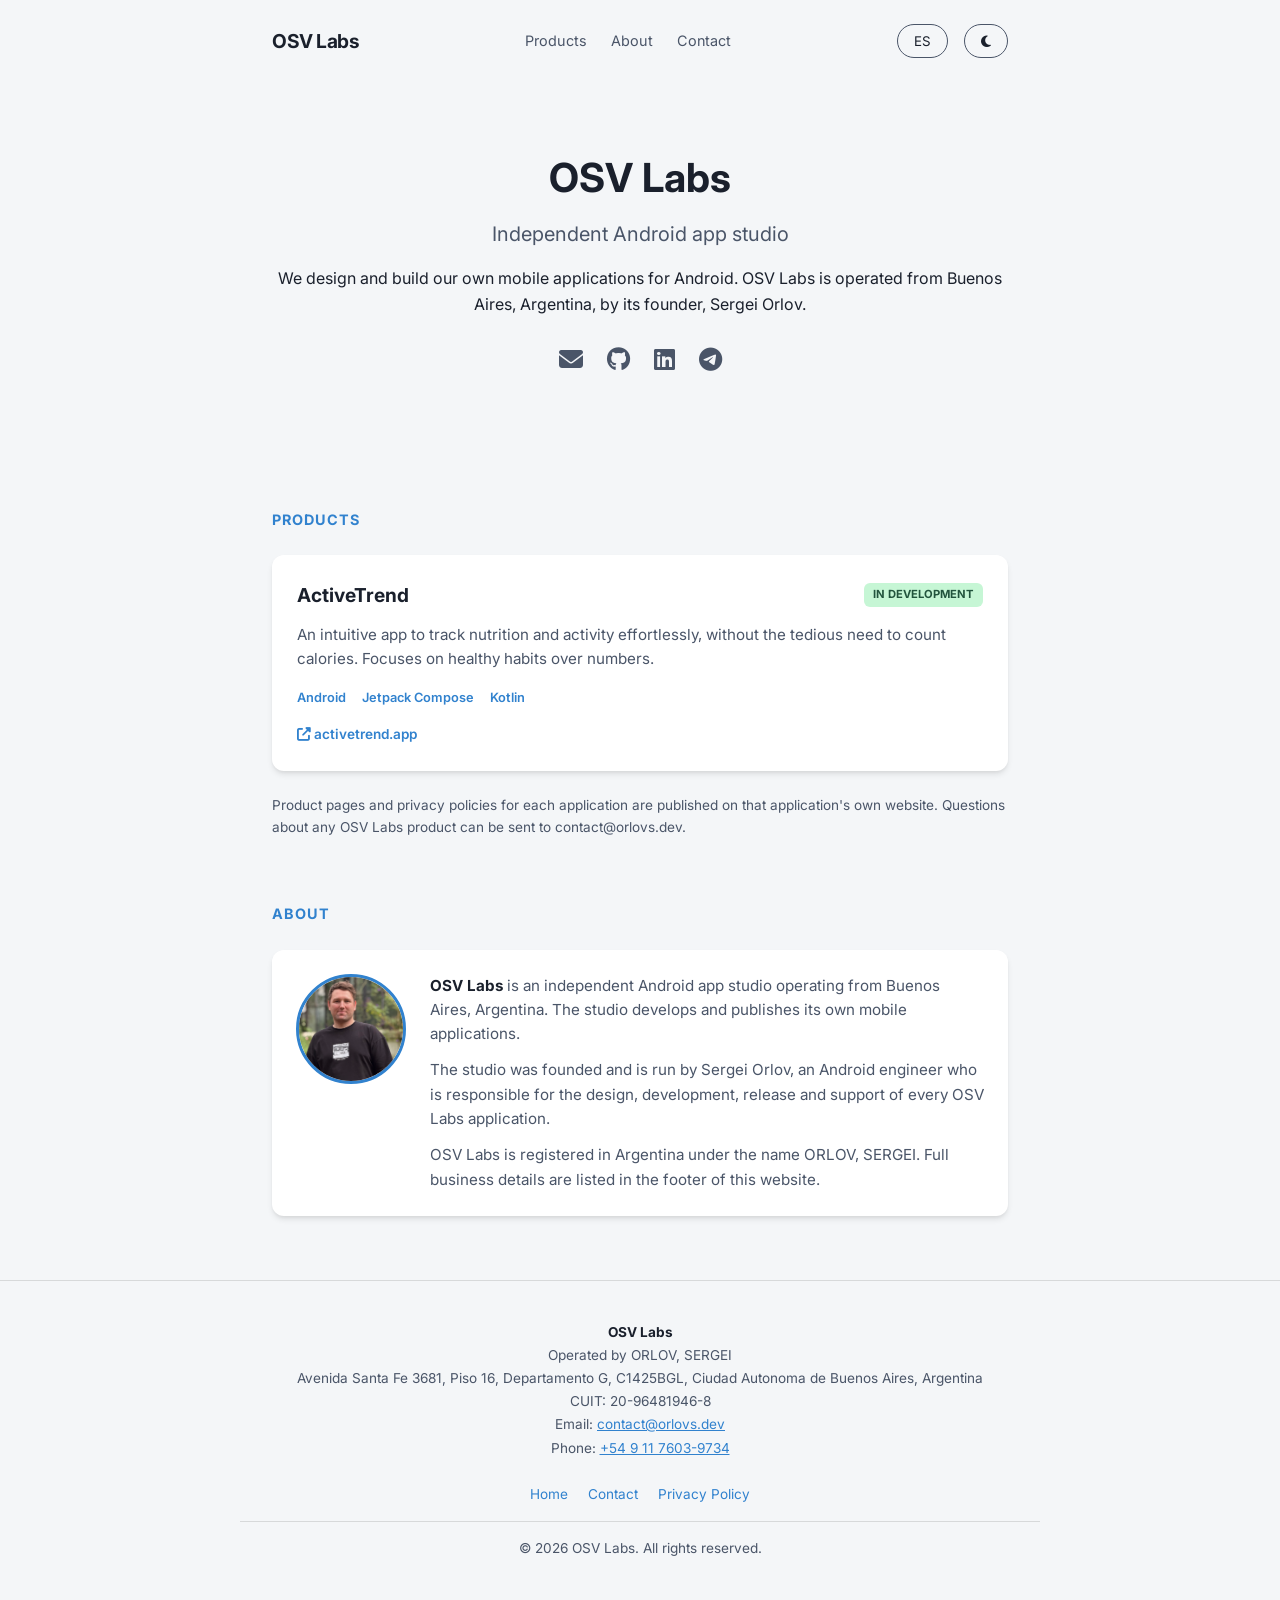
<file: index.html>
<!DOCTYPE html>
<html lang="en">
<head>
    <meta charset="UTF-8">
    <meta name="viewport" content="width=device-width, initial-scale=1.0">
    <title>OSV Labs — Independent Android App Studio</title>
    <meta name="description" content="OSV Labs is an independent Android app studio based in Buenos Aires, Argentina, building mobile products such as ActiveTrend.">
    <meta name="robots" content="index, follow">
    <meta name="google-site-verification" content="PySzKxscbGLGch8SCZNho8mmR_kRXXBSbhb41Gzq31w" />
    <link rel="canonical" href="https://orlovs.dev/">
    <meta property="og:title" content="OSV Labs — Independent Android App Studio">
    <meta property="og:description" content="OSV Labs is an independent Android app studio based in Buenos Aires, Argentina.">
    <meta property="og:type" content="website">
    <meta property="og:url" content="https://orlovs.dev/">
    <link rel="icon" type="image/svg+xml" href="/images/favicon.svg">
    <link rel="apple-touch-icon" href="/images/favicon.svg">
    <link rel="stylesheet" href="/style.css?v=20260913">
    <link rel="stylesheet" href="https://cdnjs.cloudflare.com/ajax/libs/font-awesome/6.4.0/css/all.min.css">
    <link href="https://fonts.googleapis.com/css2?family=Inter:wght@300;400;600;700&display=swap" rel="stylesheet">
</head>
<body>
<!--email_off-->

    <nav class="navbar">
        <a href="/" class="logo">OSV Labs</a>
        <div class="nav-links">
            <a href="/#products" data-i18n="nav_products">Products</a>
            <a href="/#about" data-i18n="nav_about">About</a>
            <a href="/contact/" data-i18n="nav_contact">Contact</a>
        </div>
        <div class="controls">
            <button id="lang-toggle" class="btn-icon">ES</button>
            <button id="theme-toggle" class="btn-icon"><i class="fas fa-moon"></i></button>
        </div>
    </nav>

    <main>
        <section id="home" class="hero fade-in">
            <div class="hero-content">
                <h1>OSV Labs</h1>
                <h2 data-i18n="hero_subtitle">Independent Android app studio</h2>
                <p data-i18n="hero_desc">We design and build our own mobile applications for Android. OSV Labs is operated from Buenos Aires, Argentina, by its founder, Sergei Orlov.</p>
                <div class="social-links">
                    <a href="mailto:contact@orlovs.dev" aria-label="Email"><i class="fas fa-envelope"></i></a>
                    <a href="https://github.com/sorlov-dev" target="_blank" rel="noopener" aria-label="GitHub"><i class="fab fa-github"></i></a>
                    <a href="https://www.linkedin.com/in/serorlov/" target="_blank" rel="noopener" aria-label="LinkedIn"><i class="fab fa-linkedin"></i></a>
                    <a href="https://t.me/orlovsdev" target="_blank" rel="noopener" aria-label="Telegram"><i class="fab fa-telegram"></i></a>
                </div>
            </div>
        </section>

        <section id="products" class="section fade-in">
            <h3 class="section-title" data-i18n="nav_products">Products</h3>

            <div class="projects-grid">
                <a href="https://activetrend.app/" target="_blank" rel="noopener" class="project-card link-card">
                    <div class="project-header">
                        <h4 class="project-title">ActiveTrend</h4>
                        <span class="status-badge" data-i18n="status_dev">In development</span>
                    </div>
                    <p class="project-desc" data-i18n="activetrend_desc">
                        An intuitive app to track nutrition and activity effortlessly, without the tedious need to count calories. Focuses on healthy habits over numbers.
                    </p>
                    <div class="project-tech">
                        <span>Android</span>
                        <span>Jetpack Compose</span>
                        <span>Kotlin</span>
                    </div>
                    <p class="project-link"><i class="fas fa-external-link-alt"></i> activetrend.app</p>
                </a>
            </div>
            <p class="products-note" data-i18n="products_note">
                Product pages and privacy policies for each application are published on that application's own website. Questions about any OSV Labs product can be sent to contact@orlovs.dev.
            </p>
        </section>

        <section id="about" class="section fade-in">
            <h3 class="section-title" data-i18n="nav_about">About</h3>
            <div class="card about-card">
                <div class="about-photo">
                    <img src="/images/photo.jpg" alt="Sergei Orlov, founder of OSV Labs" class="profile-photo">
                </div>
                <div class="about-text">
                    <p class="about-lead"><strong>OSV Labs</strong> <span data-i18n="about_1">is an independent Android app studio operating from Buenos Aires, Argentina. The studio develops and publishes its own mobile applications.</span></p>
                    <p data-i18n="about_2">The studio was founded and is run by Sergei Orlov, an Android engineer who is responsible for the design, development, release and support of every OSV Labs application.</p>
                    <p data-i18n="about_3">OSV Labs is registered in Argentina under the name ORLOV, SERGEI. Full business details are listed in the footer of this website.</p>
                </div>
            </div>
        </section>
    </main>

    <footer>
        <div class="footer-inner">
            <div class="legal-info">
                <p class="legal-name">OSV Labs</p>
                <p><span data-i18n="legal_operated">Operated by</span> ORLOV, SERGEI</p>
                <p>Avenida Santa Fe 3681, Piso 16, Departamento G, C1425BGL, Ciudad Autonoma de Buenos Aires, Argentina</p>
                <p>CUIT: 20-96481946-8</p>
                <p><span data-i18n="legal_email">Email</span>: <a href="mailto:contact@orlovs.dev">contact@orlovs.dev</a></p>
                <p><span data-i18n="legal_phone">Phone</span>: <a href="tel:+5491176039734">+54 9 11 7603-9734</a></p>
            </div>
            <div class="footer-links">
                <a href="/" data-i18n="nav_home">Home</a>
                <a href="/contact/" data-i18n="nav_contact">Contact</a>
                <a href="/privacy/" data-i18n="nav_privacy">Privacy Policy</a>
            </div>
            <p class="copyright">© 2026 OSV Labs. <span data-i18n="footer_rights">All rights reserved.</span></p>
        </div>
    </footer>

    <script src="/script.js?v=20260913"></script>
<!--/email_off-->
</body>
</html>
</file>
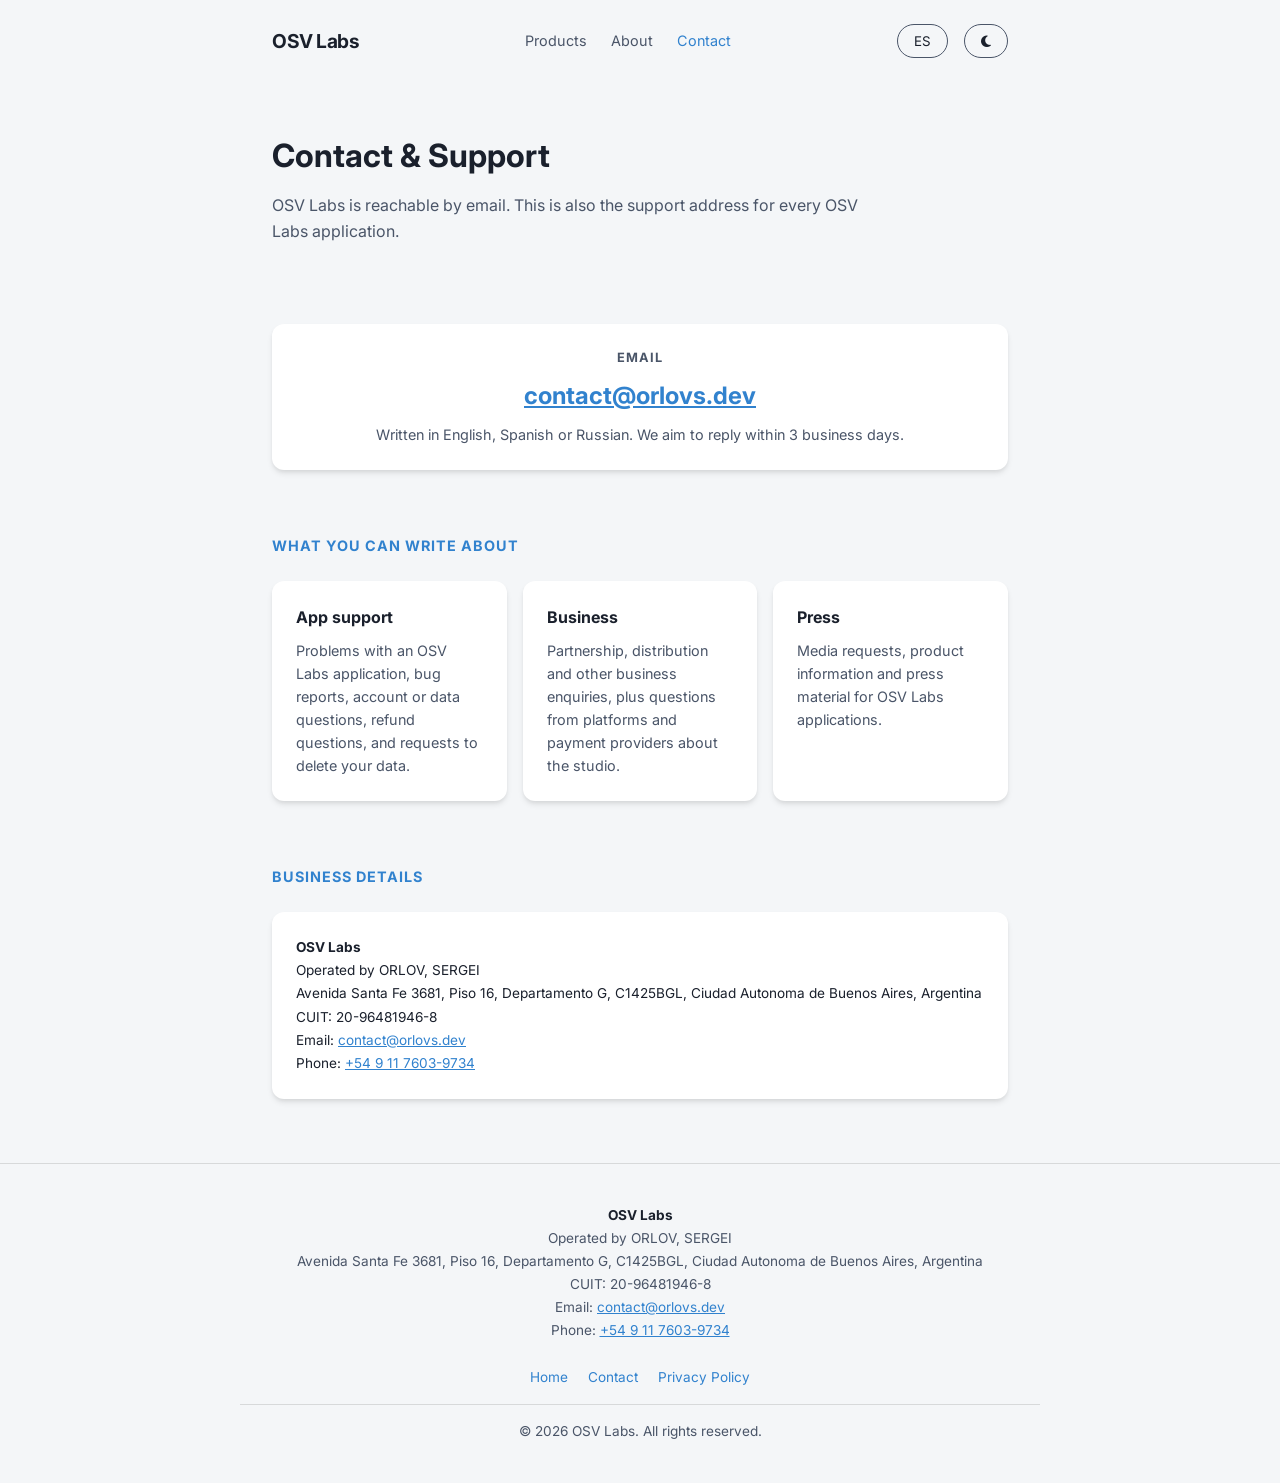
<file: contact/index.html>
<!DOCTYPE html>
<html lang="en">
<head>
    <meta charset="UTF-8">
    <meta name="viewport" content="width=device-width, initial-scale=1.0">
    <title>Contact & Support — OSV Labs</title>
    <meta name="description" content="Contact OSV Labs: app support, business enquiries and press. Email contact@orlovs.dev.">
    <meta name="robots" content="index, follow">
    <link rel="canonical" href="https://orlovs.dev/contact/">
    <link rel="icon" type="image/svg+xml" href="/images/favicon.svg">
    <link rel="apple-touch-icon" href="/images/favicon.svg">
    <link rel="stylesheet" href="/style.css?v=20260913">
    <link rel="stylesheet" href="https://cdnjs.cloudflare.com/ajax/libs/font-awesome/6.4.0/css/all.min.css">
    <link href="https://fonts.googleapis.com/css2?family=Inter:wght@300;400;600;700&display=swap" rel="stylesheet">
</head>
<body>
<!--email_off-->

    <nav class="navbar">
        <a href="/" class="logo">OSV Labs</a>
        <div class="nav-links">
            <a href="/#products" data-i18n="nav_products">Products</a>
            <a href="/#about" data-i18n="nav_about">About</a>
            <a href="/contact/" class="active" data-i18n="nav_contact">Contact</a>
        </div>
        <div class="controls">
            <button id="lang-toggle" class="btn-icon">ES</button>
            <button id="theme-toggle" class="btn-icon"><i class="fas fa-moon"></i></button>
        </div>
    </nav>

    <main>
        <section class="page-header">
            <h1 data-i18n="contact_title">Contact &amp; Support</h1>
            <p class="page-lead" data-i18n="contact_lead">OSV Labs is reachable by email. This is also the support address for every OSV Labs application.</p>
        </section>

        <section class="section visible">
            <div class="card contact-card">
                <p class="contact-label" data-i18n="legal_email">Email</p>
                <p class="contact-email"><a href="mailto:contact@orlovs.dev">contact@orlovs.dev</a></p>
                <p class="contact-note" data-i18n="contact_response">Written in English, Spanish or Russian. We aim to reply within 3 business days.</p>
            </div>
        </section>

        <section class="section visible">
            <h3 class="section-title" data-i18n="contact_what_title">What you can write about</h3>
            <div class="reason-grid">
                <div class="card reason-card">
                    <h4 data-i18n="contact_support_h">App support</h4>
                    <p data-i18n="contact_support_p">Problems with an OSV Labs application, bug reports, account or data questions, refund questions, and requests to delete your data.</p>
                </div>
                <div class="card reason-card">
                    <h4 data-i18n="contact_business_h">Business</h4>
                    <p data-i18n="contact_business_p">Partnership, distribution and other business enquiries, plus questions from platforms and payment providers about the studio.</p>
                </div>
                <div class="card reason-card">
                    <h4 data-i18n="contact_press_h">Press</h4>
                    <p data-i18n="contact_press_p">Media requests, product information and press material for OSV Labs applications.</p>
                </div>
            </div>
        </section>

        <section class="section visible">
            <h3 class="section-title" data-i18n="contact_details_title">Business details</h3>
            <div class="card">
                <div class="legal-info legal-info-block">
                    <p class="legal-name">OSV Labs</p>
                    <p><span data-i18n="legal_operated">Operated by</span> ORLOV, SERGEI</p>
                    <p>Avenida Santa Fe 3681, Piso 16, Departamento G, C1425BGL, Ciudad Autonoma de Buenos Aires, Argentina</p>
                    <p>CUIT: 20-96481946-8</p>
                    <p><span data-i18n="legal_email">Email</span>: <a href="mailto:contact@orlovs.dev">contact@orlovs.dev</a></p>
                    <p><span data-i18n="legal_phone">Phone</span>: <a href="tel:+5491176039734">+54 9 11 7603-9734</a></p>
                </div>
            </div>
        </section>
    </main>

    <footer>
        <div class="footer-inner">
            <div class="legal-info">
                <p class="legal-name">OSV Labs</p>
                <p><span data-i18n="legal_operated">Operated by</span> ORLOV, SERGEI</p>
                <p>Avenida Santa Fe 3681, Piso 16, Departamento G, C1425BGL, Ciudad Autonoma de Buenos Aires, Argentina</p>
                <p>CUIT: 20-96481946-8</p>
                <p><span data-i18n="legal_email">Email</span>: <a href="mailto:contact@orlovs.dev">contact@orlovs.dev</a></p>
                <p><span data-i18n="legal_phone">Phone</span>: <a href="tel:+5491176039734">+54 9 11 7603-9734</a></p>
            </div>
            <div class="footer-links">
                <a href="/" data-i18n="nav_home">Home</a>
                <a href="/contact/" data-i18n="nav_contact">Contact</a>
                <a href="/privacy/" data-i18n="nav_privacy">Privacy Policy</a>
            </div>
            <p class="copyright">© 2026 OSV Labs. <span data-i18n="footer_rights">All rights reserved.</span></p>
        </div>
    </footer>

    <script src="/script.js?v=20260913"></script>
<!--/email_off-->
</body>
</html>
</file>
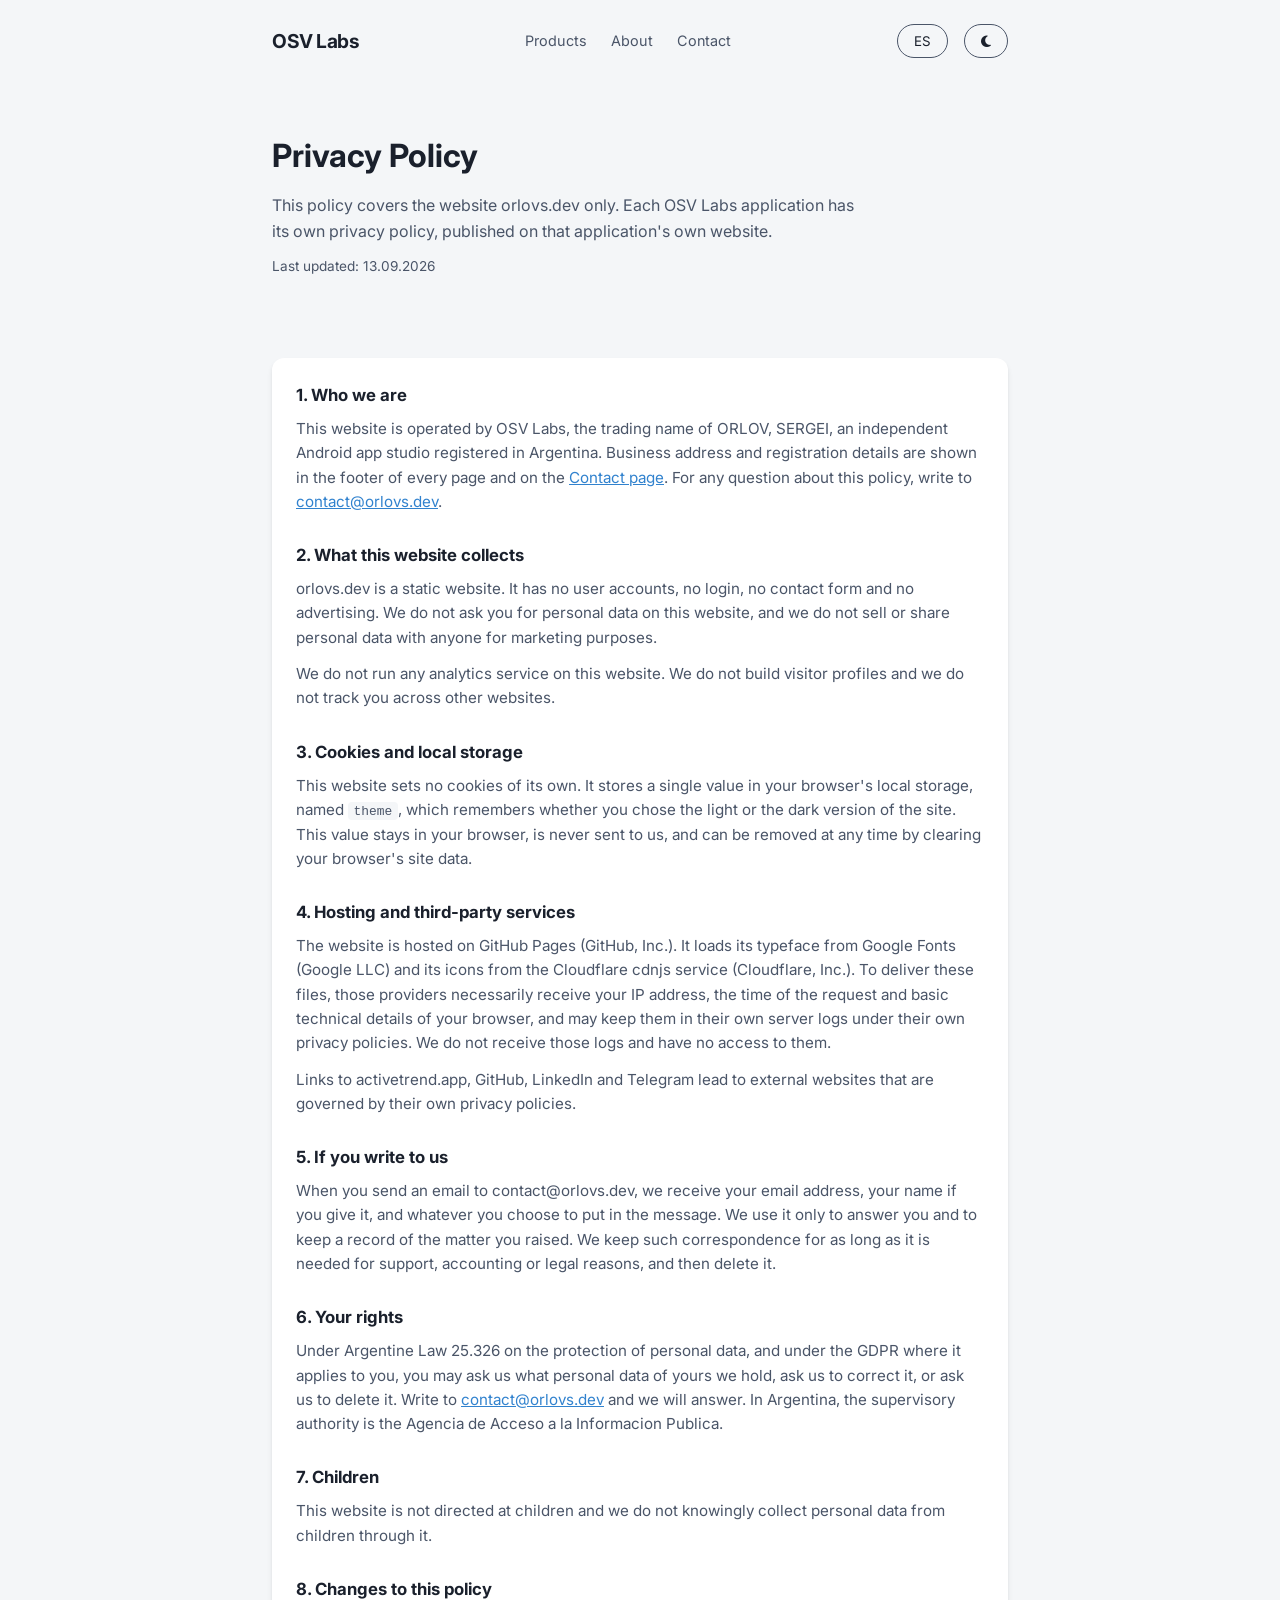
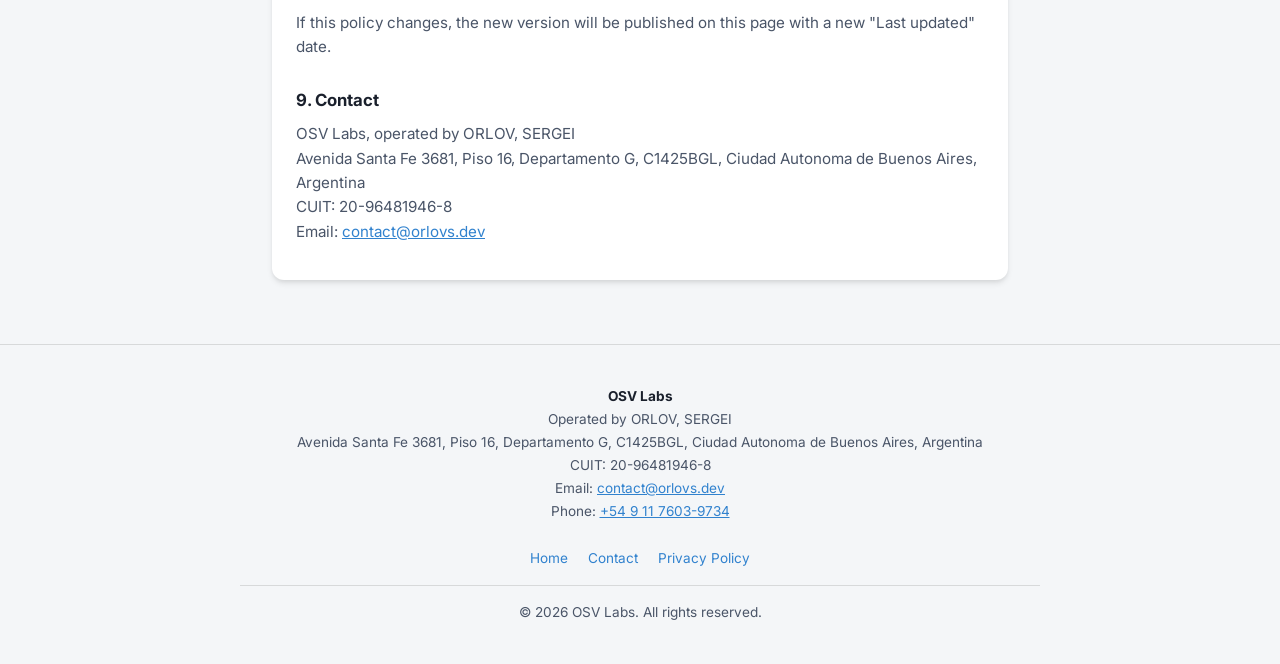
<file: privacy/index.html>
<!DOCTYPE html>
<html lang="en">
<head>
    <meta charset="UTF-8">
    <meta name="viewport" content="width=device-width, initial-scale=1.0">
    <title>Privacy Policy — OSV Labs</title>
    <meta name="description" content="Privacy policy for the OSV Labs website at orlovs.dev: what the website collects, cookies, third-party services and contact.">
    <meta name="robots" content="index, follow">
    <link rel="canonical" href="https://orlovs.dev/privacy/">
    <link rel="icon" type="image/svg+xml" href="/images/favicon.svg">
    <link rel="apple-touch-icon" href="/images/favicon.svg">
    <link rel="stylesheet" href="/style.css?v=20260913">
    <link rel="stylesheet" href="https://cdnjs.cloudflare.com/ajax/libs/font-awesome/6.4.0/css/all.min.css">
    <link href="https://fonts.googleapis.com/css2?family=Inter:wght@300;400;600;700&display=swap" rel="stylesheet">
</head>
<body>
<!--email_off-->

    <nav class="navbar">
        <a href="/" class="logo">OSV Labs</a>
        <div class="nav-links">
            <a href="/#products" data-i18n="nav_products">Products</a>
            <a href="/#about" data-i18n="nav_about">About</a>
            <a href="/contact/" data-i18n="nav_contact">Contact</a>
        </div>
        <div class="controls">
            <button id="lang-toggle" class="btn-icon">ES</button>
            <button id="theme-toggle" class="btn-icon"><i class="fas fa-moon"></i></button>
        </div>
    </nav>

    <main>
        <section class="page-header">
            <h1 data-i18n="privacy_title">Privacy Policy</h1>
            <p class="page-lead" data-i18n="privacy_scope">This policy covers the website orlovs.dev only. Each OSV Labs application has its own privacy policy, published on that application's own website.</p>
            <p class="page-meta"><span data-i18n="privacy_updated">Last updated</span>: 13.09.2026</p>
        </section>

        <section class="section visible">
            <article class="card prose lang-block" data-lang="en">
                <h2>1. Who we are</h2>
                <p>This website is operated by OSV Labs, the trading name of ORLOV, SERGEI, an independent Android app studio registered in Argentina. Business address and registration details are shown in the footer of every page and on the <a href="/contact/">Contact page</a>. For any question about this policy, write to <a href="mailto:contact@orlovs.dev">contact@orlovs.dev</a>.</p>

                <h2>2. What this website collects</h2>
                <p>orlovs.dev is a static website. It has no user accounts, no login, no contact form and no advertising. We do not ask you for personal data on this website, and we do not sell or share personal data with anyone for marketing purposes.</p>
                <p>We do not run any analytics service on this website. We do not build visitor profiles and we do not track you across other websites.</p>

                <h2>3. Cookies and local storage</h2>
                <p>This website sets no cookies of its own. It stores a single value in your browser's local storage, named <code>theme</code>, which remembers whether you chose the light or the dark version of the site. This value stays in your browser, is never sent to us, and can be removed at any time by clearing your browser's site data.</p>

                <h2>4. Hosting and third-party services</h2>
                <p>The website is hosted on GitHub Pages (GitHub, Inc.). It loads its typeface from Google Fonts (Google LLC) and its icons from the Cloudflare cdnjs service (Cloudflare, Inc.). To deliver these files, those providers necessarily receive your IP address, the time of the request and basic technical details of your browser, and may keep them in their own server logs under their own privacy policies. We do not receive those logs and have no access to them.</p>
                <p>Links to activetrend.app, GitHub, LinkedIn and Telegram lead to external websites that are governed by their own privacy policies.</p>

                <h2>5. If you write to us</h2>
                <p>When you send an email to contact@orlovs.dev, we receive your email address, your name if you give it, and whatever you choose to put in the message. We use it only to answer you and to keep a record of the matter you raised. We keep such correspondence for as long as it is needed for support, accounting or legal reasons, and then delete it.</p>

                <h2>6. Your rights</h2>
                <p>Under Argentine Law 25.326 on the protection of personal data, and under the GDPR where it applies to you, you may ask us what personal data of yours we hold, ask us to correct it, or ask us to delete it. Write to <a href="mailto:contact@orlovs.dev">contact@orlovs.dev</a> and we will answer. In Argentina, the supervisory authority is the Agencia de Acceso a la Informacion Publica.</p>

                <h2>7. Children</h2>
                <p>This website is not directed at children and we do not knowingly collect personal data from children through it.</p>

                <h2>8. Changes to this policy</h2>
                <p>If this policy changes, the new version will be published on this page with a new "Last updated" date.</p>

                <h2>9. Contact</h2>
                <p>OSV Labs, operated by ORLOV, SERGEI<br>
                Avenida Santa Fe 3681, Piso 16, Departamento G, C1425BGL, Ciudad Autonoma de Buenos Aires, Argentina<br>
                CUIT: 20-96481946-8<br>
                Email: <a href="mailto:contact@orlovs.dev">contact@orlovs.dev</a></p>
            </article>

            <article class="card prose lang-block" data-lang="es" hidden>
                <h2>1. Quienes somos</h2>
                <p>Este sitio web es operado por OSV Labs, nombre comercial de ORLOV, SERGEI, un estudio independiente de aplicaciones Android registrado en Argentina. El domicilio comercial y los datos de registro figuran en el pie de cada pagina y en la <a href="/contact/">pagina de Contacto</a>. Para cualquier consulta sobre esta politica, escribinos a <a href="mailto:contact@orlovs.dev">contact@orlovs.dev</a>.</p>

                <h2>2. Que recopila este sitio web</h2>
                <p>orlovs.dev es un sitio estatico. No tiene cuentas de usuario, ni inicio de sesion, ni formulario de contacto, ni publicidad. No te pedimos datos personales en este sitio web, y no vendemos ni compartimos datos personales con nadie con fines de marketing.</p>
                <p>No utilizamos ningun servicio de analitica en este sitio web. No creamos perfiles de visitantes y no te seguimos a traves de otros sitios web.</p>

                <h2>3. Cookies y almacenamiento local</h2>
                <p>Este sitio web no coloca cookies propias. Guarda un unico valor en el almacenamiento local de tu navegador, llamado <code>theme</code>, que recuerda si elegiste la version clara u oscura del sitio. Ese valor permanece en tu navegador, nunca se nos envia, y podes eliminarlo en cualquier momento borrando los datos del sitio en tu navegador.</p>

                <h2>4. Alojamiento y servicios de terceros</h2>
                <p>El sitio esta alojado en GitHub Pages (GitHub, Inc.). Carga su tipografia desde Google Fonts (Google LLC) y sus iconos desde el servicio cdnjs de Cloudflare (Cloudflare, Inc.). Para entregar esos archivos, dichos proveedores reciben necesariamente tu direccion IP, la hora de la solicitud y datos tecnicos basicos de tu navegador, y pueden conservarlos en sus propios registros de servidor bajo sus propias politicas de privacidad. Nosotros no recibimos esos registros ni tenemos acceso a ellos.</p>
                <p>Los enlaces a activetrend.app, GitHub, LinkedIn y Telegram llevan a sitios externos regidos por sus propias politicas de privacidad.</p>

                <h2>5. Si nos escribis</h2>
                <p>Cuando enviás un correo a contact@orlovs.dev, recibimos tu direccion de correo, tu nombre si lo indicas, y aquello que decidas incluir en el mensaje. Lo usamos unicamente para responderte y para dejar constancia del asunto planteado. Conservamos esa correspondencia mientras sea necesaria por razones de soporte, contables o legales, y luego la eliminamos.</p>

                <h2>6. Tus derechos</h2>
                <p>Conforme a la Ley 25.326 de Proteccion de los Datos Personales de Argentina, y al RGPD cuando te resulte aplicable, podes solicitarnos que te informemos que datos personales tuyos tenemos, pedir su rectificacion o pedir su supresion. Escribi a <a href="mailto:contact@orlovs.dev">contact@orlovs.dev</a> y te responderemos. En Argentina, la autoridad de control es la Agencia de Acceso a la Informacion Publica.</p>

                <h2>7. Menores</h2>
                <p>Este sitio web no esta dirigido a menores y no recopilamos a sabiendas datos personales de menores a traves de el.</p>

                <h2>8. Cambios en esta politica</h2>
                <p>Si esta politica cambia, la nueva version se publicara en esta pagina con una nueva fecha de "Ultima actualizacion".</p>

                <h2>9. Contacto</h2>
                <p>OSV Labs, operated by ORLOV, SERGEI<br>
                Avenida Santa Fe 3681, Piso 16, Departamento G, C1425BGL, Ciudad Autonoma de Buenos Aires, Argentina<br>
                CUIT: 20-96481946-8<br>
                Email: <a href="mailto:contact@orlovs.dev">contact@orlovs.dev</a></p>
            </article>
        </section>
    </main>

    <footer>
        <div class="footer-inner">
            <div class="legal-info">
                <p class="legal-name">OSV Labs</p>
                <p><span data-i18n="legal_operated">Operated by</span> ORLOV, SERGEI</p>
                <p>Avenida Santa Fe 3681, Piso 16, Departamento G, C1425BGL, Ciudad Autonoma de Buenos Aires, Argentina</p>
                <p>CUIT: 20-96481946-8</p>
                <p><span data-i18n="legal_email">Email</span>: <a href="mailto:contact@orlovs.dev">contact@orlovs.dev</a></p>
                <p><span data-i18n="legal_phone">Phone</span>: <a href="tel:+5491176039734">+54 9 11 7603-9734</a></p>
            </div>
            <div class="footer-links">
                <a href="/" data-i18n="nav_home">Home</a>
                <a href="/contact/" data-i18n="nav_contact">Contact</a>
                <a href="/privacy/" data-i18n="nav_privacy">Privacy Policy</a>
            </div>
            <p class="copyright">© 2026 OSV Labs. <span data-i18n="footer_rights">All rights reserved.</span></p>
        </div>
    </footer>

    <script src="/script.js?v=20260913"></script>
<!--/email_off-->
</body>
</html>
</file>
<file: style.css>
/* === Переменные (Темы) === */
:root {
    /* Светлая тема */
    --bg-color: #f4f6f8;
    --card-bg: #ffffff;
    --text-primary: #1a202c;
    --text-secondary: #4a5568;
    --accent-color: #3182ce; /* Приятный синий */
    --accent-hover: #2b6cb0;
    --badge-bg: #c6f6d5;
    --badge-text: #22543d;
    --shadow: 0 4px 6px -1px rgba(0, 0, 0, 0.1), 0 2px 4px -1px rgba(0, 0, 0, 0.06);
    --transition-speed: 0.3s;
}

[data-theme="dark"] {
    /* Темная тема */
    --bg-color: #171923;
    --card-bg: #2d3748;
    --text-primary: #f7fafc;
    --text-secondary: #a0aec0;
    --accent-color: #63b3ed;
    --accent-hover: #4299e1;
    --badge-bg: #276749;
    --badge-text: #f0fff4;
    --shadow: 0 4px 6px -1px rgba(0, 0, 0, 0.4);
}

/* === Базовые стили === */
* {
    margin: 0;
    padding: 0;
    box-sizing: border-box;
}

body {
    font-family: 'Inter', sans-serif;
    background-color: var(--bg-color);
    color: var(--text-primary);
    transition: background-color var(--transition-speed), color var(--transition-speed);
    line-height: 1.6;
    overflow-x: hidden;
}

/* === Навигация === */
.navbar {
    display: flex;
    justify-content: space-between;
    align-items: center;
    gap: 1rem;
    flex-wrap: wrap;
    padding: 1.5rem 2rem;
    max-width: 800px;
    margin: 0 auto;
}

.logo {
    font-weight: 700;
    font-size: 1.2rem;
    letter-spacing: -0.5px;
    color: var(--text-primary);
    text-decoration: none;
}

.nav-links {
    display: flex;
    gap: 1.5rem;
    font-size: 0.9rem;
}

.nav-links a {
    color: var(--text-secondary);
    text-decoration: none;
    transition: color 0.2s;
}

.nav-links a:hover,
.nav-links a.active {
    color: var(--accent-color);
}

.controls {
    display: flex;
    gap: 1rem;
}

.btn-icon {
    background: none;
    border: 1px solid var(--text-secondary);
    color: var(--text-primary);
    padding: 0.5rem 1rem;
    border-radius: 20px;
    cursor: pointer;
    font-family: inherit;
    transition: all 0.2s ease;
}

.btn-icon:hover {
    background-color: var(--text-primary);
    color: var(--bg-color);
    border-color: var(--text-primary);
}

/* === Контент (Grid/Flex) === */
main {
    max-width: 800px;
    margin: 0 auto;
    padding: 0 2rem 4rem;
}

.section {
    margin-top: 4rem;
    opacity: 0; /* Для анимации появления */
    transform: translateY(20px);
    transition: opacity 0.6s ease-out, transform 0.6s ease-out;
}

.section.visible {
    opacity: 1;
    transform: translateY(0);
}

.section-title {
    font-size: 1.5rem;
    margin-bottom: 1.5rem;
    color: var(--accent-color);
    text-transform: uppercase;
    letter-spacing: 1px;
    font-size: 0.9rem;
    font-weight: 700;
}

/* === Hero Block === */
.hero {
    text-align: center;
    padding: 4rem 0;
    animation: fadeIn 0.8s ease-out forwards;
}

.photo-container {
    width: 150px;
    height: 150px;
    margin: 0 auto 1.5rem;
    border-radius: 50%;
    overflow: hidden;
    border: 3px solid var(--accent-color);
    box-shadow: var(--shadow);
}

.profile-photo {
    width: 100%;
    height: 100%;
    object-fit: cover;
}

.hero h1 {
    font-size: 2.5rem;
    margin-bottom: 0.5rem;
}

.hero h2 {
    font-size: 1.25rem;
    color: var(--text-secondary);
    font-weight: 400;
    margin-bottom: 1rem;
}

.social-links {
    margin-top: 1.5rem;
    display: flex;
    justify-content: center;
    gap: 1.5rem;
}

.social-links a {
    color: var(--text-secondary);
    font-size: 1.5rem;
    transition: color 0.2s;
}

.social-links a:hover {
    color: var(--accent-color);
}

/* === Карточки === */
.card {
    background-color: var(--card-bg);
    padding: 1.5rem;
    border-radius: 12px;
    box-shadow: var(--shadow);
    transition: background-color var(--transition-speed);
}

/* === Проекты === */
.projects-grid {
    display: grid;
    gap: 1.5rem;
}

.project-card {
    background-color: var(--card-bg);
    padding: 1.5rem;
    border-radius: 12px;
    box-shadow: var(--shadow);
    text-decoration: none;
    color: inherit;
    display: block;
    border: 1px solid transparent;
    transition: transform 0.2s, border-color 0.2s;
}

.link-card:hover {
    transform: translateY(-5px);
    border-color: var(--accent-color);
    cursor: pointer;
}

.project-header {
    display: flex;
    justify-content: space-between;
    align-items: center;
    margin-bottom: 0.8rem;
}

.project-title {
    font-size: 1.2rem;
    font-weight: 700;
}

.status-badge {
    background-color: var(--badge-bg);
    color: var(--badge-text);
    font-size: 0.7rem;
    padding: 0.2rem 0.6rem;
    border-radius: 6px;
    text-transform: uppercase;
    font-weight: 700;
}

.project-desc {
    font-size: 0.95rem;
    color: var(--text-secondary);
    margin-bottom: 1rem;
}

.project-tech {
    display: flex;
    gap: 1rem;
    font-size: 0.8rem;
    color: var(--accent-color);
    font-weight: 600;
}


/* === Внутренние страницы === */
.page-header {
    padding: 3rem 0 1rem;
}

.page-header h1 {
    font-size: 2rem;
    margin-bottom: 0.75rem;
}

.page-lead {
    color: var(--text-secondary);
    max-width: 60ch;
}

.page-meta {
    margin-top: 0.75rem;
    font-size: 0.85rem;
    color: var(--text-secondary);
}

.prose h2 {
    font-size: 1.05rem;
    margin: 1.75rem 0 0.5rem;
}

.prose h2:first-child {
    margin-top: 0;
}

.prose p {
    color: var(--text-secondary);
    margin-bottom: 0.75rem;
    font-size: 0.95rem;
}

.prose code {
    background-color: var(--bg-color);
    padding: 0.1rem 0.35rem;
    border-radius: 4px;
    font-size: 0.85em;
}

.prose a,
.legal-info a,
.footer-links a,
.contact-email a {
    color: var(--accent-color);
}

[hidden] {
    display: none !important;
}

/* === О студии === */
.about-card {
    display: flex;
    gap: 1.5rem;
    align-items: flex-start;
    flex-wrap: wrap;
}

.about-photo {
    width: 110px;
    height: 110px;
    flex-shrink: 0;
    border-radius: 50%;
    overflow: hidden;
    border: 3px solid var(--accent-color);
}

.about-text {
    flex: 1;
    min-width: 240px;
}

.about-text p {
    color: var(--text-secondary);
    margin-bottom: 0.75rem;
    font-size: 0.95rem;
}

.about-text p:last-child {
    margin-bottom: 0;
}

.about-lead strong {
    color: var(--text-primary);
}

/* === Продукты === */
.project-link {
    margin-top: 1rem;
    font-size: 0.85rem;
    color: var(--accent-color);
    font-weight: 600;
}

.products-note {
    margin-top: 1.5rem;
    font-size: 0.85rem;
    color: var(--text-secondary);
}

/* === Контакты === */
.contact-card {
    text-align: center;
}

.contact-label {
    font-size: 0.8rem;
    text-transform: uppercase;
    letter-spacing: 1px;
    color: var(--text-secondary);
    font-weight: 700;
}

.contact-email {
    font-size: 1.5rem;
    font-weight: 700;
    margin: 0.5rem 0;
    word-break: break-word;
}

.contact-note {
    font-size: 0.9rem;
    color: var(--text-secondary);
}

.reason-grid {
    display: grid;
    gap: 1rem;
}

@media (min-width: 700px) {
    .reason-grid {
        grid-template-columns: repeat(3, 1fr);
    }
}

.reason-card h4 {
    font-size: 1rem;
    margin-bottom: 0.5rem;
}

.reason-card p {
    font-size: 0.9rem;
    color: var(--text-secondary);
}

/* === Footer === */
footer {
    border-top: 1px solid rgba(128, 128, 128, 0.25);
    padding: 2.5rem 2rem;
    color: var(--text-secondary);
    font-size: 0.9rem;
}

.footer-inner {
    max-width: 800px;
    margin: 0 auto;
    text-align: center;
}

.legal-info {
    font-size: 0.85rem;
    line-height: 1.7;
}

.legal-info-block {
    text-align: left;
}

.legal-name {
    font-weight: 700;
    color: var(--text-primary);
}

.footer-links {
    display: flex;
    justify-content: center;
    flex-wrap: wrap;
    gap: 1.25rem;
    margin: 1.5rem 0 1rem;
    font-size: 0.85rem;
}

.footer-links a {
    text-decoration: none;
}

.footer-links a:hover {
    text-decoration: underline;
}

.copyright {
    padding-top: 1rem;
    border-top: 1px solid rgba(128, 128, 128, 0.25);
    font-size: 0.85rem;
}

/* === Анимации === */
@keyframes fadeIn {
    from { opacity: 0; transform: translateY(20px); }
    to { opacity: 1; transform: translateY(0); }
}
</file>
